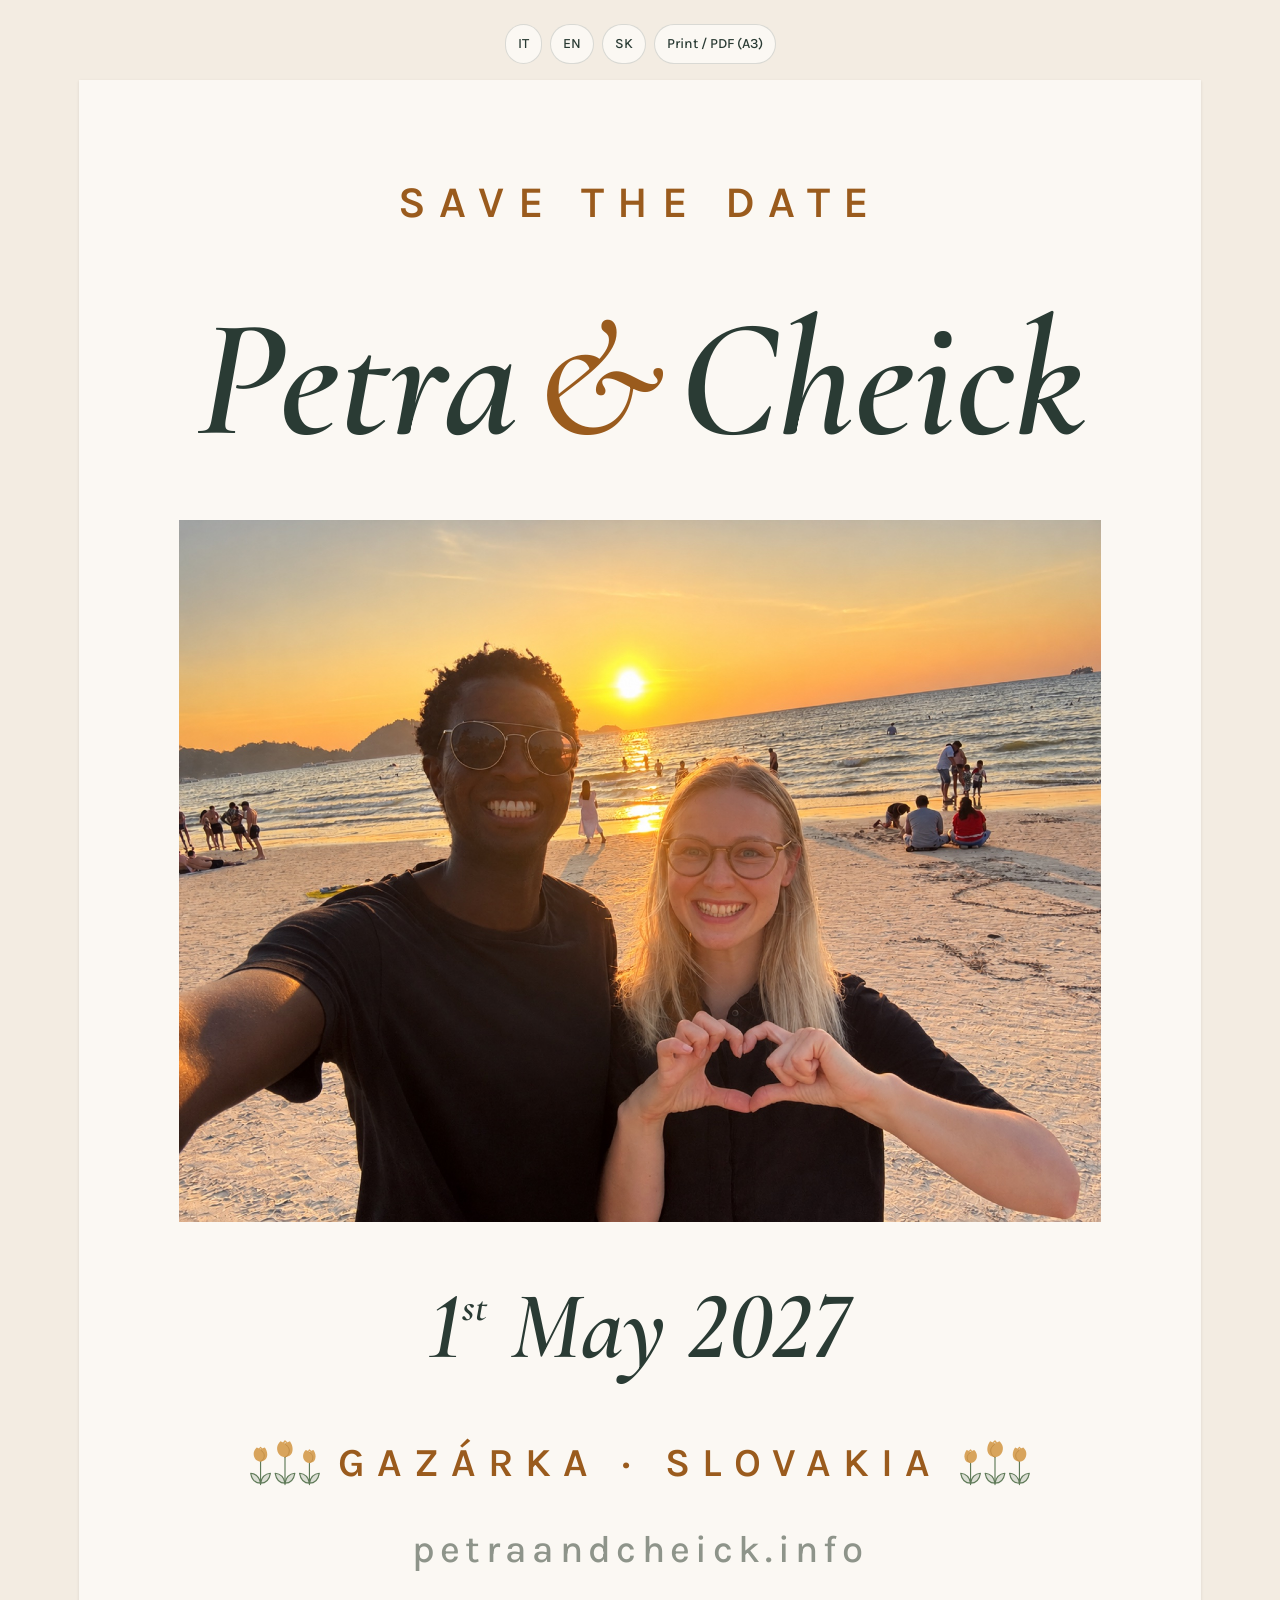
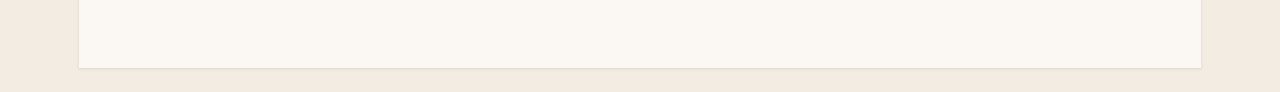
<file: poster.html>
<!DOCTYPE html>
<html lang="en">
<head>
<meta charset="utf-8"><meta name="viewport" content="width=device-width, initial-scale=1">
<title>Petra & Cheick</title>
<link rel="stylesheet" href="identity.css">
<style>
@page{size:A3 portrait;margin:0}
body{padding:1.5rem 16px;display:grid;justify-items:center;gap:1rem}
.bar{display:flex;gap:.5rem;flex-wrap:wrap;justify-content:center}
.bar button,.bar a{font:inherit;font-size:.875rem;padding:.5rem .75rem;border:1px solid var(--line);border-radius:999px;background:var(--paper);color:var(--ink);text-decoration:none;cursor:pointer}
.sheet{--w:297mm;width:var(--w);aspect-ratio:297/420;background:var(--paper);padding:7% 8%;display:grid;grid-template-rows:auto auto 1fr auto auto;gap:4%;text-align:center;justify-items:center;position:relative;box-shadow:0 1px 3px rgba(0,0,0,.1);max-width:100%}
.sheet .eyebrow{font-size:1.1em;margin:0}
.sheet .names{font-size:4.2em;margin:0;text-wrap:balance}
.sheet .photo{width:100%;height:100%;min-height:0;overflow:hidden}
.sheet .photo img{width:100%;height:100%;object-fit:cover;object-position:50% 40%;display:block}
.sheet .date{margin:0;font-family:var(--display);font-style:italic;font-weight:600;font-size:2.4em;white-space:nowrap;line-height:1;color:var(--ink)}
.sheet .date sup{font-size:.42em;vertical-align:baseline;position:relative;top:-.9em}
.sheet .sep{width:100%;font-size:1em}
.sheet .foot{margin:0;font-size:.95em;letter-spacing:.14em;color:var(--dim)}
.sheet{font-size:calc(var(--w) / 28)}
@media (max-width:760px){ .sheet{--w:100vw;font-size:calc(100vw / 28)} }
@media print{ body{padding:0;gap:0;display:block} .sheet{box-shadow:none;--w:297mm;font-size:calc(297mm / 28);height:420mm} }
</style>
</head>
<body>
<div class="bar noprint"><a href="#it">IT</a><a href="#en">EN</a><a href="#sk">SK</a><button type="button" onclick="print()">Print / PDF (A3)</button></div>
<article class="sheet">
  <p class="eyebrow" id="eyebrow"></p>
  <h1 class="names" id="names"></h1>
  <figure class="photo" style="margin:0"><img src="img/beach-fixed.jpg" alt=""></figure>
  <div style="width:100%;display:grid;gap:.4em;justify-items:center"><p class="date lnum" id="date"></p></div>
  <div style="width:100%;display:grid;gap:.6em"><p class="sep" id="place"></p><p class="foot" id="foot"></p></div>
</article>
<script src="content/site.js"></script>
<script>
const T=SITE.text, n=SITE.config.names;
const extra={en:{foot:'petraandcheick.info'},it:{foot:'petraandcheick.info'},sk:{foot:'petraandcheick.info'}};
function go(){ let l=(location.hash||'#en').slice(1); if(!T[l]) l='en'; const t=T[l];
  document.documentElement.lang=l;
  document.getElementById('eyebrow').textContent=t.eyebrow;
  document.getElementById('names').innerHTML=`${n[0]}<span class="amp">&amp;</span>${n[1]}`;
  document.getElementById('date').innerHTML=t.dateHero;
  document.getElementById('place').textContent=t.place;
  document.getElementById('foot').textContent=extra[l].foot;
}
addEventListener('hashchange',go); go();
</script>
</body>
</html>
</file>
<file: identity.css>
/* Identity shared by the site and the print pieces. Palette and type from the website. */
@import url("https://fonts.googleapis.com/css2?family=Cormorant+Garamond:ital,wght@0,400;0,500;0,600;1,400;1,500;1,600&family=Karla:wght@400;500;600&display=swap");
:root{
  --mist:#F3ECE2; --paper:#FBF8F3; --ink:#2A3B34; --muted:#5F6A62; --dim:#8E948A;
  --gold:#E4A55A; --gold-ink:#9A5B1D; --leaf:#5F7A58; --line:rgba(42,59,52,.16);
  --display:'Cormorant Garamond',Georgia,'Times New Roman',serif;
  --body:'Karla',system-ui,-apple-system,sans-serif;
  --vine:url('data:image/svg+xml,%3Csvg%20xmlns%3D%22http%3A%2F%2Fwww.w3.org%2F2000%2Fsvg%22%20viewBox%3D%220%200%2096%2048%22%20fill%3D%22none%22%20stroke%3D%22%235F7A58%22%20stroke-width%3D%221.6%22%20stroke-linecap%3D%22round%22%20stroke-linejoin%3D%22round%22%3E%3Cpath%20d%3D%22M0%2024%20C24%2022%2072%2026%2096%2024%22%2F%3E%3Cpath%20d%3D%22M10%2024%20C9%2020.15%2013%2017.4%2014.95%2016.299999999999997%20C15.5%2020.15%2013.3%2022.9%2010%2024%20Z%22%20fill%3D%22rgba%2895%2C122%2C88%2C.2%29%22%2F%3E%3Cpath%20d%3D%22M26%2024%20C27%2027.85%2023%2030.6%2021.05%2031.700000000000003%20C20.5%2027.85%2022.7%2025.1%2026%2024%20Z%22%20fill%3D%22rgba%2895%2C122%2C88%2C.2%29%22%2F%3E%3Cpath%20d%3D%22M43%2024%20C44%2021.5%2045%2019.5%2047%2018%22%2F%3E%3Cg%20transform%3D%22translate%2847.6%2017.6%29%20rotate%2820%29%20scale%280.26%200.26%29%20translate%28-50%20-90%29%22%20stroke%3D%22none%22%3E%3Cpath%20d%3D%22M50%2090%20C22%2090%2010%2060%2016%2040%20C18%2032%2024%2024%2030%2018%20C40%2023%2046%2024%2050%2029%20C54%2024%2060%2023%2072%2018%20C82%2032%2088%2050%2082%2068%20C78%2080%2070%2088%2050%2090%20Z%22%20fill%3D%22%23D8A45C%22%2F%3E%3Cpath%20d%3D%22M44%2025%20L50%2017%20L56%2023%22%20fill%3D%22none%22%20stroke%3D%22%23D8A45C%22%20stroke-width%3D%226%22%20stroke-linejoin%3D%22round%22%2F%3E%3Cpath%20d%3D%22M50%2029%20C60%2038%2066%2046%2068%2052%20C72%2064%2066%2084%2052%2089%22%20fill%3D%22none%22%20stroke%3D%22%23BE8A42%22%20stroke-width%3D%224%22%20stroke-linecap%3D%22round%22%2F%3E%3C%2Fg%3E%3Cpath%20d%3D%22M60%2024%20C59%2020.15%2063%2017.4%2064.95%2016.299999999999997%20C65.5%2020.15%2063.3%2022.9%2060%2024%20Z%22%20fill%3D%22rgba%2895%2C122%2C88%2C.2%29%22%2F%3E%3Cpath%20d%3D%22M76%2024%20C77%2027.85%2073%2030.6%2071.05%2031.700000000000003%20C70.5%2027.85%2072.7%2025.1%2076%2024%20Z%22%20fill%3D%22rgba%2895%2C122%2C88%2C.2%29%22%2F%3E%3Cpath%20d%3D%22M89%2024%20C88%2026.5%2087%2028.5%2085%2030%22%2F%3E%3Cg%20transform%3D%22translate%2884.4%2030.4%29%20rotate%28-20%29%20scale%280.22%20-0.22%29%20translate%28-50%20-90%29%22%20stroke%3D%22none%22%3E%3Cpath%20d%3D%22M50%2090%20C22%2090%2010%2060%2016%2040%20C18%2032%2024%2024%2030%2018%20C40%2023%2046%2024%2050%2029%20C54%2024%2060%2023%2072%2018%20C82%2032%2088%2050%2082%2068%20C78%2080%2070%2088%2050%2090%20Z%22%20fill%3D%22%23D8A45C%22%2F%3E%3Cpath%20d%3D%22M44%2025%20L50%2017%20L56%2023%22%20fill%3D%22none%22%20stroke%3D%22%23D8A45C%22%20stroke-width%3D%226%22%20stroke-linejoin%3D%22round%22%2F%3E%3Cpath%20d%3D%22M50%2029%20C60%2038%2066%2046%2068%2052%20C72%2064%2066%2084%2052%2089%22%20fill%3D%22none%22%20stroke%3D%22%23BE8A42%22%20stroke-width%3D%224%22%20stroke-linecap%3D%22round%22%2F%3E%3C%2Fg%3E%3C%2Fsvg%3E');
  --divider:url('data:image/svg+xml,%3Csvg%20xmlns%3D%22http%3A//www.w3.org/2000/svg%22%20viewBox%3D%220%200%20100%2064%22%20fill%3D%22none%22%20stroke%3D%22%235F7A58%22%20stroke-width%3D%221.6%22%20stroke-linecap%3D%22round%22%20stroke-linejoin%3D%22round%22%3E%3Cpath%20d%3D%22M16%2062%20L16%2030%22/%3E%3Cg%20transform%3D%22translate%2816.0%2030.0%29%20rotate%280%29%20scale%280.27%200.27%29%20translate%28-50%20-90%29%22%20stroke%3D%22none%22%3E%3Cpath%20d%3D%22M50%2090%20C22%2090%2010%2060%2016%2040%20C18%2032%2024%2024%2030%2018%20C40%2023%2046%2024%2050%2029%20C54%2024%2060%2023%2072%2018%20C82%2032%2088%2050%2082%2068%20C78%2080%2070%2088%2050%2090%20Z%22%20fill%3D%22%23D8A45C%22/%3E%3Cpath%20d%3D%22M44%2025%20L50%2017%20L56%2023%22%20fill%3D%22none%22%20stroke%3D%22%23D8A45C%22%20stroke-width%3D%226%22%20stroke-linejoin%3D%22round%22/%3E%3Cpath%20d%3D%22M50%2029%20C60%2038%2066%2046%2068%2052%20C72%2064%2066%2084%2052%2089%22%20fill%3D%22none%22%20stroke%3D%22%23BE8A42%22%20stroke-width%3D%224%22%20stroke-linecap%3D%22round%22/%3E%3C/g%3E%3Cg%20transform%3D%22translate%2816%2060%29%20scale%280.36%29%22%3E%3Cpath%20d%3D%22M0%200%20C-20%200%20-34%20-14%20-38%20-38%20C-16%20-36%20-4%20-22%200%200%20Z%22%20fill%3D%22rgba%2895%2C122%2C88%2C.2%29%22%20stroke-width%3D%224.44%22/%3E%3Cpath%20d%3D%22M0%200%20C-20%200%20-34%20-14%20-38%20-38%20C-16%20-36%20-4%20-22%200%200%20Z%22%20transform%3D%22scale%28-1%201%29%22%20fill%3D%22rgba%2895%2C122%2C88%2C.2%29%22%20stroke-width%3D%224.44%22/%3E%3C/g%3E%3Cpath%20d%3D%22M50%2062%20L50%2024%22/%3E%3Cg%20transform%3D%22translate%2850.0%2024.0%29%20rotate%280%29%20scale%280.31%200.31%29%20translate%28-50%20-90%29%22%20stroke%3D%22none%22%3E%3Cpath%20d%3D%22M50%2090%20C22%2090%2010%2060%2016%2040%20C18%2032%2024%2024%2030%2018%20C40%2023%2046%2024%2050%2029%20C54%2024%2060%2023%2072%2018%20C82%2032%2088%2050%2082%2068%20C78%2080%2070%2088%2050%2090%20Z%22%20fill%3D%22%23D8A45C%22/%3E%3Cpath%20d%3D%22M44%2025%20L50%2017%20L56%2023%22%20fill%3D%22none%22%20stroke%3D%22%23D8A45C%22%20stroke-width%3D%226%22%20stroke-linejoin%3D%22round%22/%3E%3Cpath%20d%3D%22M50%2029%20C60%2038%2066%2046%2068%2052%20C72%2064%2066%2084%2052%2089%22%20fill%3D%22none%22%20stroke%3D%22%23BE8A42%22%20stroke-width%3D%224%22%20stroke-linecap%3D%22round%22/%3E%3C/g%3E%3Cg%20transform%3D%22translate%2850%2060%29%20scale%280.36%29%22%3E%3Cpath%20d%3D%22M0%200%20C-20%200%20-34%20-14%20-38%20-38%20C-16%20-36%20-4%20-22%200%200%20Z%22%20fill%3D%22rgba%2895%2C122%2C88%2C.2%29%22%20stroke-width%3D%224.44%22/%3E%3Cpath%20d%3D%22M0%200%20C-20%200%20-34%20-14%20-38%20-38%20C-16%20-36%20-4%20-22%200%200%20Z%22%20transform%3D%22scale%28-1%201%29%22%20fill%3D%22rgba%2895%2C122%2C88%2C.2%29%22%20stroke-width%3D%224.44%22/%3E%3C/g%3E%3Cpath%20d%3D%22M84%2062%20L84%2032%22/%3E%3Cg%20transform%3D%22translate%2884.0%2032.0%29%20rotate%280%29%20scale%280.25%200.25%29%20translate%28-50%20-90%29%22%20stroke%3D%22none%22%3E%3Cpath%20d%3D%22M50%2090%20C22%2090%2010%2060%2016%2040%20C18%2032%2024%2024%2030%2018%20C40%2023%2046%2024%2050%2029%20C54%2024%2060%2023%2072%2018%20C82%2032%2088%2050%2082%2068%20C78%2080%2070%2088%2050%2090%20Z%22%20fill%3D%22%23D8A45C%22/%3E%3Cpath%20d%3D%22M44%2025%20L50%2017%20L56%2023%22%20fill%3D%22none%22%20stroke%3D%22%23D8A45C%22%20stroke-width%3D%226%22%20stroke-linejoin%3D%22round%22/%3E%3Cpath%20d%3D%22M50%2029%20C60%2038%2066%2046%2068%2052%20C72%2064%2066%2084%2052%2089%22%20fill%3D%22none%22%20stroke%3D%22%23BE8A42%22%20stroke-width%3D%224%22%20stroke-linecap%3D%22round%22/%3E%3C/g%3E%3Cg%20transform%3D%22translate%2884%2060%29%20scale%280.36%29%22%3E%3Cpath%20d%3D%22M0%200%20C-20%200%20-34%20-14%20-38%20-38%20C-16%20-36%20-4%20-22%200%200%20Z%22%20fill%3D%22rgba%2895%2C122%2C88%2C.2%29%22%20stroke-width%3D%224.44%22/%3E%3Cpath%20d%3D%22M0%200%20C-20%200%20-34%20-14%20-38%20-38%20C-16%20-36%20-4%20-22%200%200%20Z%22%20transform%3D%22scale%28-1%201%29%22%20fill%3D%22rgba%2895%2C122%2C88%2C.2%29%22%20stroke-width%3D%224.44%22/%3E%3C/g%3E%3C/svg%3E');
  --tulip-img:url('data:image/svg+xml,%3Csvg%20xmlns%3D%22http%3A%2F%2Fwww.w3.org%2F2000%2Fsvg%22%20viewBox%3D%220%200%20100%20170%22%20fill%3D%22none%22%20stroke-linejoin%3D%22round%22%20stroke-linecap%3D%22round%22%3E%3Cg%20stroke%3D%22%239A5B1D%22%20stroke-width%3D%225%22%3E%3Cpath%20d%3D%22M50%2090%20C22%2090%2010%2060%2016%2040%20C18%2032%2024%2024%2030%2018%20C45%2026%2060%2036%2068%2050%20C74%2062%2068%2086%2050%2090%20Z%22%20fill%3D%22%23F1CFA0%22%2F%3E%3Cpath%20d%3D%22M62%2044%20C65%2033%2068%2025%2072%2018%20C82%2032%2088%2050%2082%2068%20C78%2080%2070%2088%2056%2090%22%20fill%3D%22%23F1CFA0%22%2F%3E%3Cpath%20d%3D%22M44%2025%20L50%2017%20L56%2023%20L50%2029%20Z%22%20fill%3D%22%23F1CFA0%22%2F%3E%3C%2Fg%3E%3Cg%20stroke%3D%22%236E8F5E%22%20stroke-width%3D%225%22%3E%3Cpath%20d%3D%22M50%2090%20L50%20166%22%2F%3E%3Cpath%20d%3D%22M50%20152%20C30%20152%2016%20138%2012%20114%20C34%20116%2046%20130%2050%20152%20Z%22%20fill%3D%22%23CBD3C1%22%2F%3E%3Cpath%20d%3D%22M50%20152%20C70%20152%2084%20138%2088%20114%20C66%20116%2054%20130%2050%20152%20Z%22%20fill%3D%22%23CBD3C1%22%2F%3E%3C%2Fg%3E%3C%2Fsvg%3E');
  --corner-bl:url('data:image/svg+xml,%3Csvg%20xmlns%3D%22http%3A%2F%2Fwww.w3.org%2F2000%2Fsvg%22%20viewBox%3D%220%200%20320%20300%22%3E%3Cdefs%3E%0A%3Cfilter%20id%3D%22wc%22%20x%3D%22-10%25%22%20y%3D%22-10%25%22%20width%3D%22120%25%22%20height%3D%22120%25%22%3E%3CfeTurbulence%20type%3D%22fractalNoise%22%20baseFrequency%3D%22.035%22%20numOctaves%3D%223%22%20seed%3D%224%22%20result%3D%22n%22%2F%3E%3CfeDisplacementMap%20in%3D%22SourceGraphic%22%20in2%3D%22n%22%20scale%3D%224%22%20xChannelSelector%3D%22R%22%20yChannelSelector%3D%22G%22%2F%3E%3C%2Ffilter%3E%0A%3Cfilter%20id%3D%22wc2%22%20x%3D%22-10%25%22%20y%3D%22-10%25%22%20width%3D%22120%25%22%20height%3D%22120%25%22%3E%3CfeTurbulence%20type%3D%22fractalNoise%22%20baseFrequency%3D%22.05%22%20numOctaves%3D%222%22%20seed%3D%229%22%20result%3D%22n%22%2F%3E%3CfeDisplacementMap%20in%3D%22SourceGraphic%22%20in2%3D%22n%22%20scale%3D%223%22%2F%3E%3C%2Ffilter%3E%0A%3ClinearGradient%20id%3D%22gOr%22%20x1%3D%220%22%20y1%3D%220%22%20x2%3D%220%22%20y2%3D%221%22%3E%3Cstop%20offset%3D%220%22%20stop-color%3D%22%23F6C84A%22%2F%3E%3Cstop%20offset%3D%22.55%22%20stop-color%3D%22%23EE8A2E%22%2F%3E%3Cstop%20offset%3D%221%22%20stop-color%3D%22%23D9541F%22%2F%3E%3C%2FlinearGradient%3E%0A%3ClinearGradient%20id%3D%22gOr2%22%20x1%3D%220%22%20y1%3D%220%22%20x2%3D%221%22%20y2%3D%221%22%3E%3Cstop%20offset%3D%220%22%20stop-color%3D%22%23FBD96A%22%2F%3E%3Cstop%20offset%3D%221%22%20stop-color%3D%22%23E86A22%22%2F%3E%3C%2FlinearGradient%3E%0A%3ClinearGradient%20id%3D%22gRed%22%20x1%3D%220%22%20y1%3D%220%22%20x2%3D%220%22%20y2%3D%221%22%3E%3Cstop%20offset%3D%220%22%20stop-color%3D%22%23D8323C%22%2F%3E%3Cstop%20offset%3D%22.6%22%20stop-color%3D%22%23A8102A%22%2F%3E%3Cstop%20offset%3D%221%22%20stop-color%3D%22%236E0A22%22%2F%3E%3C%2FlinearGradient%3E%0A%3ClinearGradient%20id%3D%22gRed2%22%20x1%3D%220%22%20y1%3D%220%22%20x2%3D%221%22%20y2%3D%221%22%3E%3Cstop%20offset%3D%220%22%20stop-color%3D%22%23E8505A%22%2F%3E%3Cstop%20offset%3D%221%22%20stop-color%3D%22%238C0E27%22%2F%3E%3C%2FlinearGradient%3E%0A%3ClinearGradient%20id%3D%22gLeaf%22%20x1%3D%220%22%20y1%3D%220%22%20x2%3D%221%22%20y2%3D%221%22%3E%3Cstop%20offset%3D%220%22%20stop-color%3D%22%238FBF4A%22%2F%3E%3Cstop%20offset%3D%22.5%22%20stop-color%3D%22%233F7D2E%22%2F%3E%3Cstop%20offset%3D%221%22%20stop-color%3D%22%231F4D22%22%2F%3E%3C%2FlinearGradient%3E%0A%3ClinearGradient%20id%3D%22gStem%22%20x1%3D%220%22%20y1%3D%220%22%20x2%3D%220%22%20y2%3D%221%22%3E%3Cstop%20offset%3D%220%22%20stop-color%3D%22%234E8A33%22%2F%3E%3Cstop%20offset%3D%221%22%20stop-color%3D%22%232A5A28%22%2F%3E%3C%2FlinearGradient%3E%0A%3Csymbol%20id%3D%22headOr%22%20viewBox%3D%220%200%20100%20110%22%3E%3Cg%20filter%3D%22url%28%23wc%29%22%3E%3Cpath%20d%3D%22M50%20104%20C22%2098%208%2074%2014%2040%20C18%2020%2026%2010%2034%206%20C40%2024%2046%2044%2050%20104Z%22%20fill%3D%22url%28%23gOr%29%22%20opacity%3D%22.92%22%2F%3E%3Cpath%20d%3D%22M50%20104%20C78%2098%2092%2074%2086%2040%20C82%2020%2074%2010%2066%206%20C60%2024%2054%2044%2050%20104Z%22%20fill%3D%22url%28%23gOr%29%22%20opacity%3D%22.92%22%2F%3E%3Cpath%20d%3D%22M50%20104%20C32%2094%2026%2066%2030%2038%20C33%2020%2042%208%2050%202%20C58%208%2067%2020%2070%2038%20C74%2066%2068%2094%2050%20104Z%22%20fill%3D%22url%28%23gOr2%29%22%20opacity%3D%22.9%22%2F%3E%3Cpath%20d%3D%22M44%2020%20C40%2044%2042%2070%2050%2098%22%20stroke%3D%22%23C8431A%22%20stroke-width%3D%222%22%20fill%3D%22none%22%20opacity%3D%22.5%22%20stroke-linecap%3D%22round%22%2F%3E%3Cpath%20d%3D%22M58%2024%20C62%2046%2060%2072%2052%2098%22%20stroke%3D%22%23F9E08A%22%20stroke-width%3D%222.5%22%20fill%3D%22none%22%20opacity%3D%22.55%22%20stroke-linecap%3D%22round%22%2F%3E%3C%2Fg%3E%3C%2Fsymbol%3E%0A%3Csymbol%20id%3D%22headRed%22%20viewBox%3D%220%200%20100%20110%22%3E%3Cg%20filter%3D%22url%28%23wc2%29%22%3E%3Cpath%20d%3D%22M50%20104%20C22%2098%208%2074%2014%2040%20C18%2020%2026%2010%2034%206%20C40%2024%2046%2044%2050%20104Z%22%20fill%3D%22url%28%23gRed%29%22%20opacity%3D%22.92%22%2F%3E%3Cpath%20d%3D%22M50%20104%20C78%2098%2092%2074%2086%2040%20C82%2020%2074%2010%2066%206%20C60%2024%2054%2044%2050%20104Z%22%20fill%3D%22url%28%23gRed%29%22%20opacity%3D%22.92%22%2F%3E%3Cpath%20d%3D%22M50%20104%20C32%2094%2026%2066%2030%2038%20C33%2020%2042%208%2050%202%20C58%208%2067%2020%2070%2038%20C74%2066%2068%2094%2050%20104Z%22%20fill%3D%22url%28%23gRed2%29%22%20opacity%3D%22.9%22%2F%3E%3Cpath%20d%3D%22M44%2020%20C40%2044%2042%2070%2050%2098%22%20stroke%3D%22%235A0818%22%20stroke-width%3D%222%22%20fill%3D%22none%22%20opacity%3D%22.55%22%20stroke-linecap%3D%22round%22%2F%3E%3Cpath%20d%3D%22M58%2024%20C62%2046%2060%2072%2052%2098%22%20stroke%3D%22%23F3A7A7%22%20stroke-width%3D%222.5%22%20fill%3D%22none%22%20opacity%3D%22.45%22%20stroke-linecap%3D%22round%22%2F%3E%3C%2Fg%3E%3C%2Fsymbol%3E%0A%3Csymbol%20id%3D%22leafWC%22%20viewBox%3D%220%200%2060%20200%22%3E%3Cpath%20filter%3D%22url%28%23wc%29%22%20d%3D%22M30%20198%20C2%20150%200%2090%2022%2030%20C26%2018%2032%208%2040%202%20C52%2050%2058%20110%2042%20160%20C38%20174%2034%20188%2030%20198Z%22%20fill%3D%22url%28%23gLeaf%29%22%20opacity%3D%22.9%22%2F%3E%3Cpath%20d%3D%22M30%20192%20C22%20140%2024%2080%2038%2020%22%20stroke%3D%22%23DCEFA0%22%20stroke-width%3D%222%22%20fill%3D%22none%22%20opacity%3D%22.45%22%20stroke-linecap%3D%22round%22%2F%3E%3C%2Fsymbol%3E%0A%3Csymbol%20id%3D%22cornerBL%22%20viewBox%3D%220%200%20320%20300%22%3E%3Cuse%20href%3D%22%23leafWC%22%20width%3D%2260%22%20height%3D%22200%22%20x%3D%2230%22%20y%3D%22120%22%20transform%3D%22rotate%28-28%2060%20220%29%22%2F%3E%3Cuse%20href%3D%22%23leafWC%22%20width%3D%2260%22%20height%3D%22200%22%20x%3D%22110%22%20y%3D%22150%22%20transform%3D%22rotate%2818%20140%20250%29%22%2F%3E%3Cpath%20d%3D%22M78%20300%20C90%20250%20120%20190%20168%20128%22%20stroke%3D%22url%28%23gStem%29%22%20stroke-width%3D%226%22%20fill%3D%22none%22%20stroke-linecap%3D%22round%22%20filter%3D%22url%28%23wc2%29%22%2F%3E%3Cpath%20d%3D%22M160%20300%20C170%20262%20200%20220%20236%20190%22%20stroke%3D%22url%28%23gStem%29%22%20stroke-width%3D%225.5%22%20fill%3D%22none%22%20stroke-linecap%3D%22round%22%20filter%3D%22url%28%23wc2%29%22%2F%3E%3Cuse%20href%3D%22%23headOr%22%20width%3D%22104%22%20height%3D%22114%22%20x%3D%22116%22%20y%3D%2230%22%20transform%3D%22rotate%2838%20168%2087%29%22%2F%3E%3Cuse%20href%3D%22%23headRed%22%20width%3D%2282%22%20height%3D%2290%22%20x%3D%22196%22%20y%3D%22110%22%20transform%3D%22rotate%2844%20237%20155%29%22%2F%3E%3C%2Fsymbol%3E%0A%3C%21--%20separator%20branch%2C%20left%20side%3A%20a%20stem%20running%20from%20the%20outer%20edge%20toward%20the%20title%20with%20three%20watercolour%20tulips%20and%20leaves%20near%20the%20outer%20end.%20300x60%20--%3E%0A%3Csymbol%20id%3D%22branchL%22%20viewBox%3D%220%200%20300%2060%22%3E%3Cpath%20d%3D%22M0%2040%20C60%2036%20180%2032%20300%2031%22%20stroke%3D%22url%28%23gStem%29%22%20stroke-width%3D%222.6%22%20fill%3D%22none%22%20stroke-linecap%3D%22round%22%20filter%3D%22url%28%23wc2%29%22%2F%3E%3Cuse%20href%3D%22%23leafWC%22%20width%3D%2214%22%20height%3D%2246%22%20x%3D%2224%22%20y%3D%222%22%20transform%3D%22rotate%2826%2031%2048%29%22%2F%3E%3Cuse%20href%3D%22%23leafWC%22%20width%3D%2212%22%20height%3D%2240%22%20x%3D%2292%22%20y%3D%2236%22%20transform%3D%22rotate%28-150%2098%2040%29%22%2F%3E%3Cuse%20href%3D%22%23leafWC%22%20width%3D%2211%22%20height%3D%2236%22%20x%3D%22150%22%20y%3D%220%22%20transform%3D%22rotate%2824%20155%2036%29%22%2F%3E%3Cpath%20d%3D%22M58%2038%20C56%2028%2052%2020%2046%2012%22%20stroke%3D%22url%28%23gStem%29%22%20stroke-width%3D%222%22%20fill%3D%22none%22%20stroke-linecap%3D%22round%22%2F%3E%3Cpath%20d%3D%22M118%2034%20C120%2026%20124%2018%20130%2012%22%20stroke%3D%22url%28%23gStem%29%22%20stroke-width%3D%221.8%22%20fill%3D%22none%22%20stroke-linecap%3D%22round%22%2F%3E%3Cpath%20d%3D%22M196%2032%20C198%2024%20201%2018%20205%2014%22%20stroke%3D%22url%28%23gStem%29%22%20stroke-width%3D%221.6%22%20fill%3D%22none%22%20stroke-linecap%3D%22round%22%2F%3E%3Cuse%20href%3D%22%23headOr%22%20width%3D%2230%22%20height%3D%2233%22%20x%3D%2230%22%20y%3D%22-10%22%20transform%3D%22rotate%28-18%2045%206%29%22%2F%3E%3Cuse%20href%3D%22%23headRed%22%20width%3D%2224%22%20height%3D%2226%22%20x%3D%22118%22%20y%3D%22-6%22%20transform%3D%22rotate%2814%20130%207%29%22%2F%3E%3Cuse%20href%3D%22%23headOr%22%20width%3D%2218%22%20height%3D%2220%22%20x%3D%22196%22%20y%3D%220%22%20transform%3D%22rotate%2810%20205%2010%29%22%2F%3E%3C%2Fsymbol%3E%0A%3C%2Fdefs%3E%3Cuse%20href%3D%22%23cornerBL%22%20width%3D%22320%22%20height%3D%22300%22%2F%3E%3C%2Fsvg%3E');
  --stem:#3F6F2E;
}
*{box-sizing:border-box}
body{margin:0;background:var(--mist);color:var(--ink);font-family:var(--body);font-weight:500;font-size:1.0625rem;line-height:1.6;-webkit-font-smoothing:antialiased}
.display{font-family:var(--display)}
.names{font-family:var(--display);font-style:italic;font-weight:600;color:var(--ink);line-height:1}
.names .amp{color:var(--gold-ink);font-weight:500;padding-inline:.1em}
.eyebrow{font-family:var(--body);font-weight:600;letter-spacing:.3em;text-transform:uppercase;color:var(--gold-ink)}
.lnum{font-variant-numeric:lining-nums;font-feature-settings:"lnum" 1}
/* three standing tulips, TITLE, three standing tulips (mirrored) */
.sep{display:flex;align-items:center;gap:1.1rem;margin:0;font-family:var(--body);font-weight:600;font-size:1rem;letter-spacing:.3em;text-transform:uppercase;color:var(--gold-ink);text-align:center;justify-content:center;white-space:nowrap}
.sep::before,.sep::after{content:"";flex:0 0 72px;height:46px;background:var(--divider) no-repeat center/contain}
.sep::after{transform:scaleX(-1)}
.sep.small{font-size:.75rem;letter-spacing:.24em;gap:.7rem}
.sep.small::before,.sep.small::after{flex:0 0 50px;height:32px}
.branch{height:36px;background:var(--vine) repeat-x center/72px 36px}
.tulip{display:inline-block;width:28px;height:48px;background:var(--tulip-img) no-repeat center/contain}
.corner{position:absolute;width:42%;aspect-ratio:320/300;background:var(--corner-bl) no-repeat center/contain;pointer-events:none}
.corner.bl{left:-2%;bottom:-6%}.corner.br{right:-2%;bottom:-6%;transform:scaleX(-1)}.corner.tr{right:-2%;top:-6%;transform:rotate(180deg)}.corner.tl{left:-2%;top:-6%;transform:scaleY(-1)}
.btn{display:inline-flex;align-items:center;gap:.5rem;text-decoration:none;font-size:.8125rem;letter-spacing:.12em;text-transform:uppercase;padding:.7rem 1.1rem;border:1px solid var(--ink);border-radius:999px;color:var(--ink);background:transparent;cursor:pointer;font:inherit;font-size:.8125rem}
.btn.primary{background:var(--gold);border-color:var(--gold)}
@media print{ body{background:#fff} .noprint{display:none!important} }
@media (max-width:380px){.sep.small{letter-spacing:.16em;gap:.5rem}}
</file>
